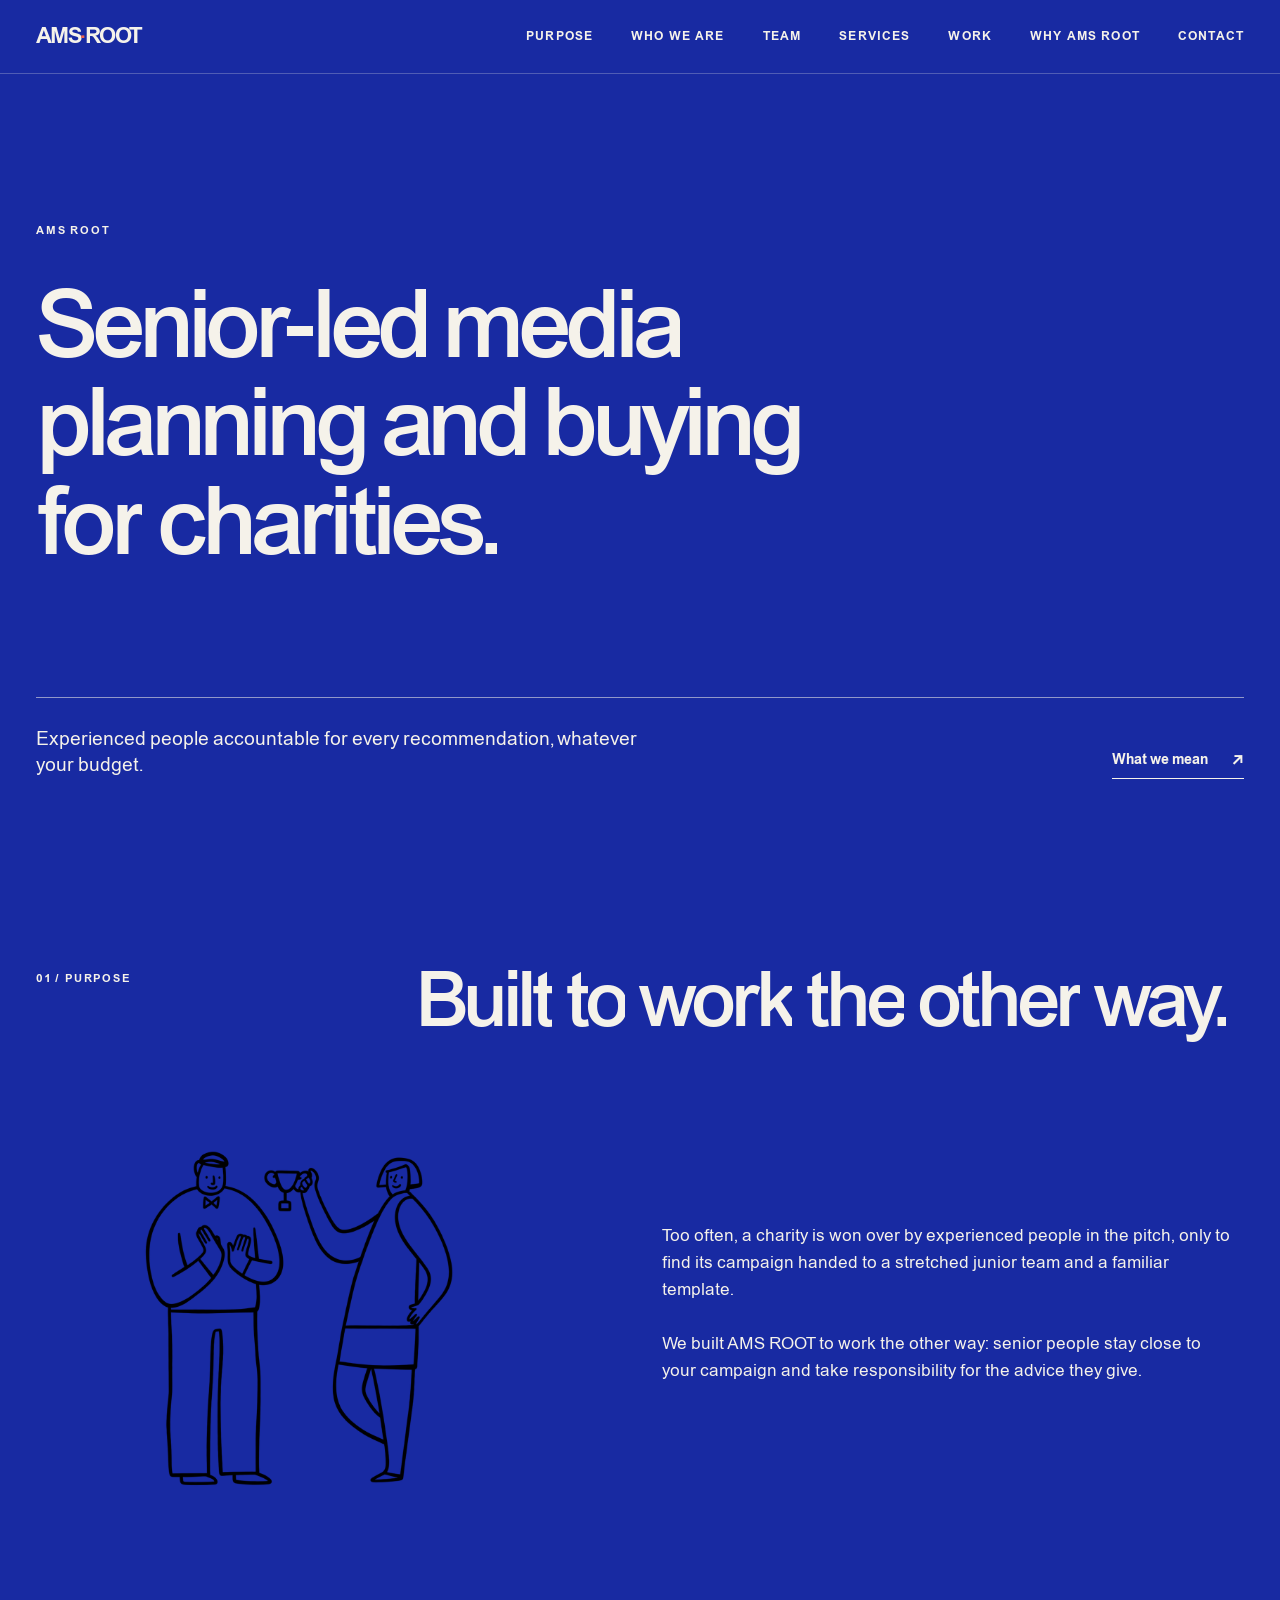
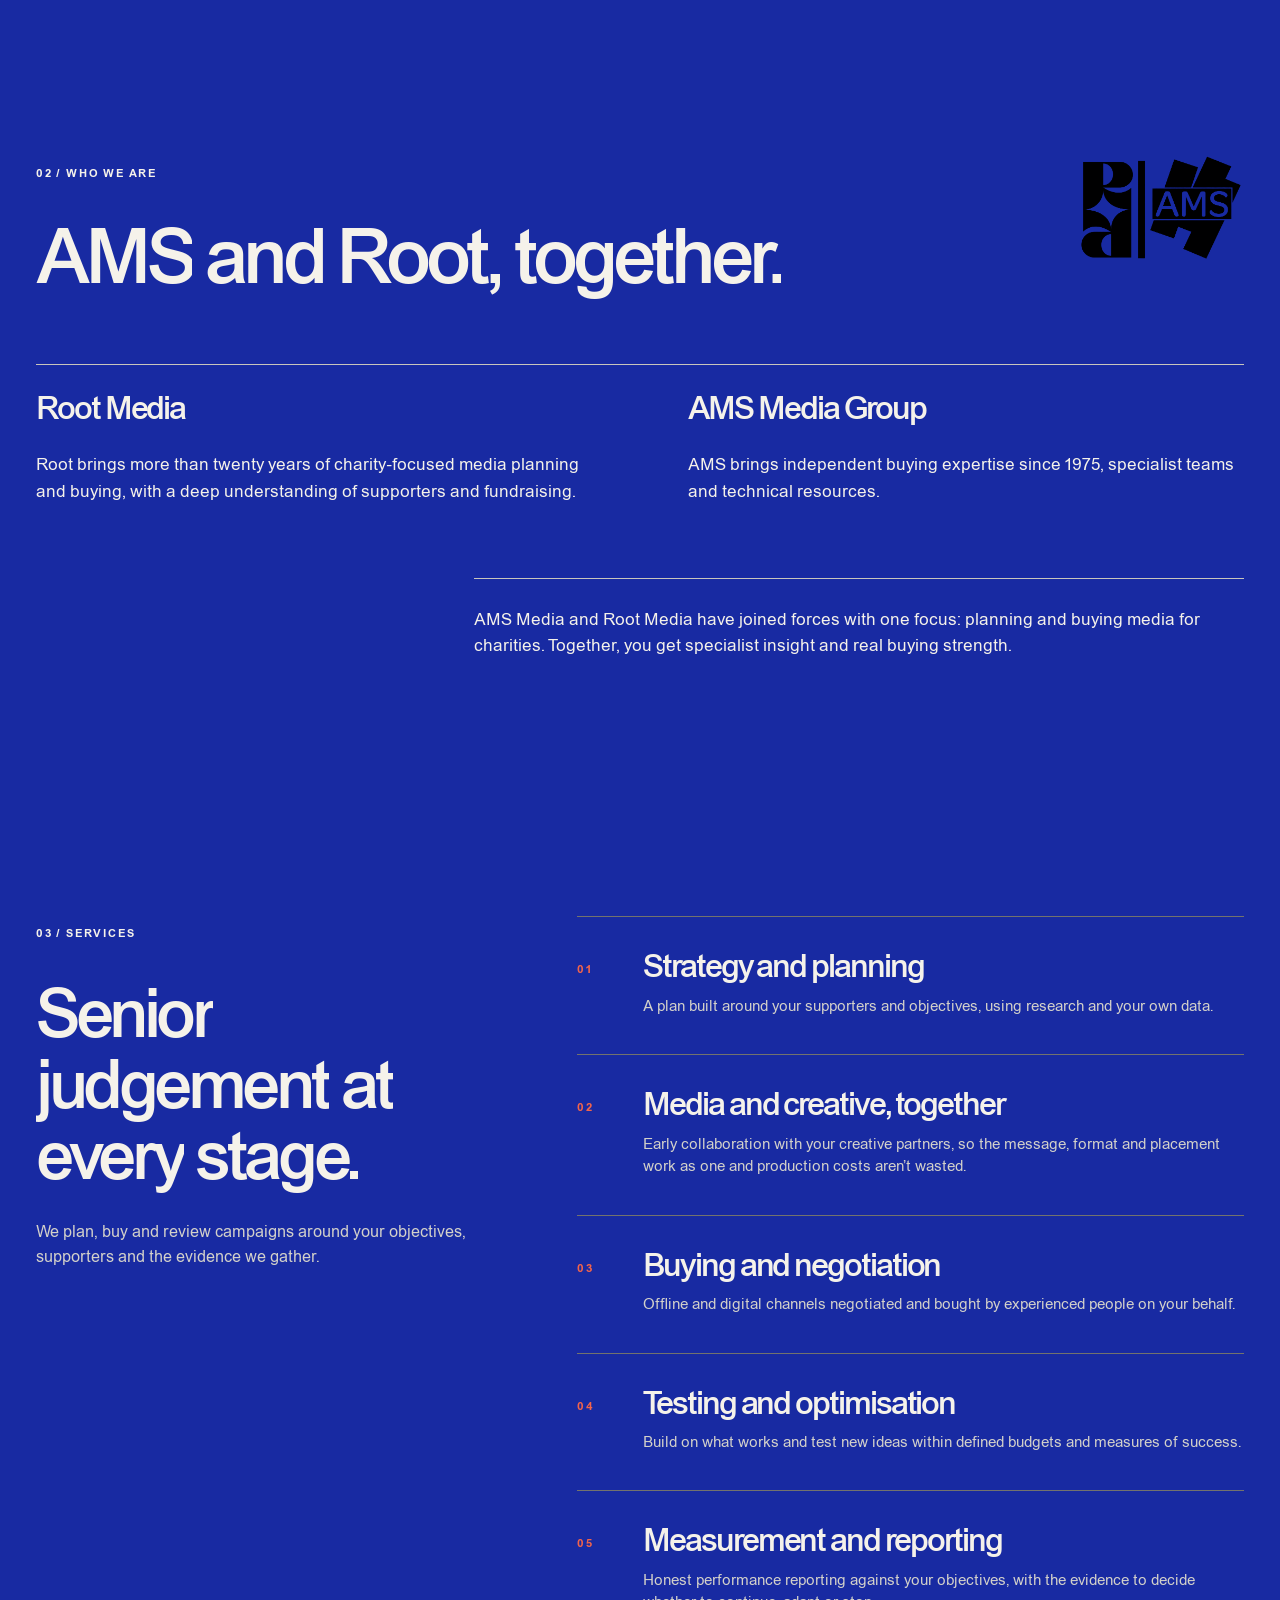
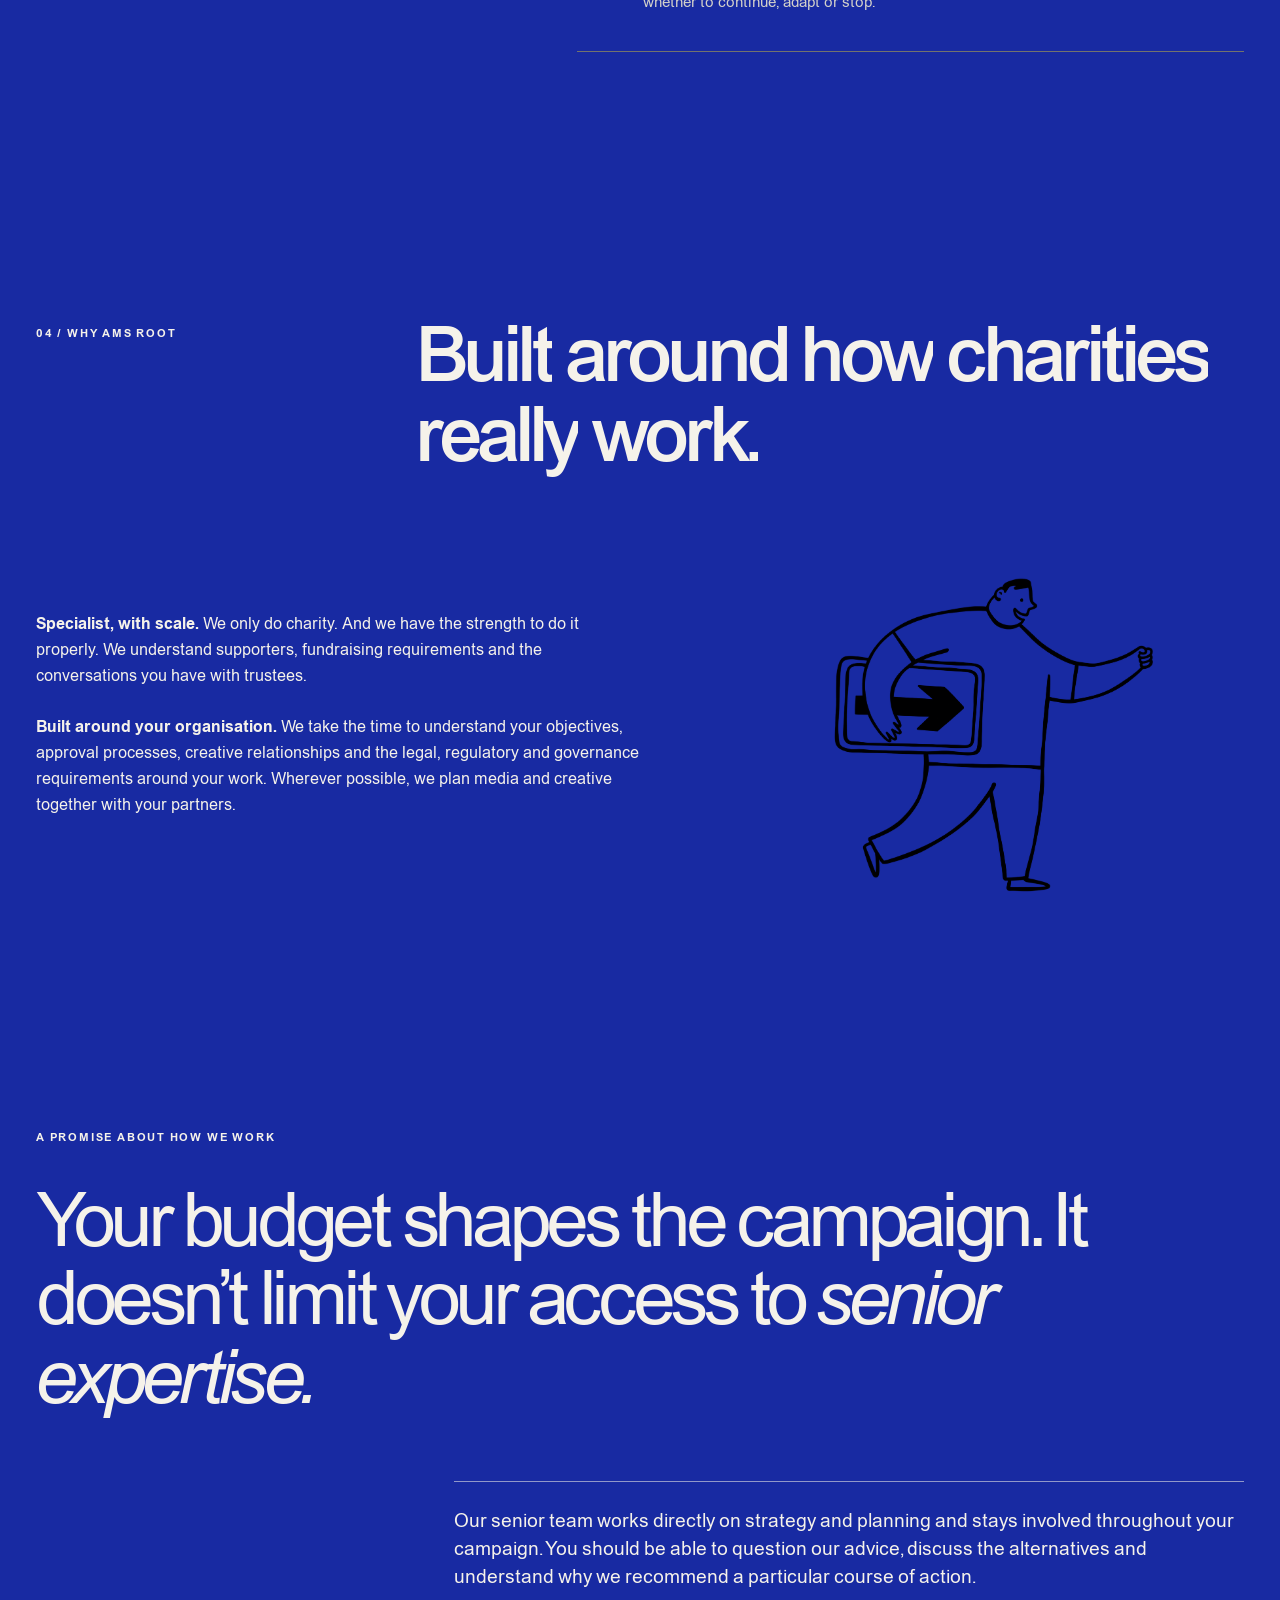
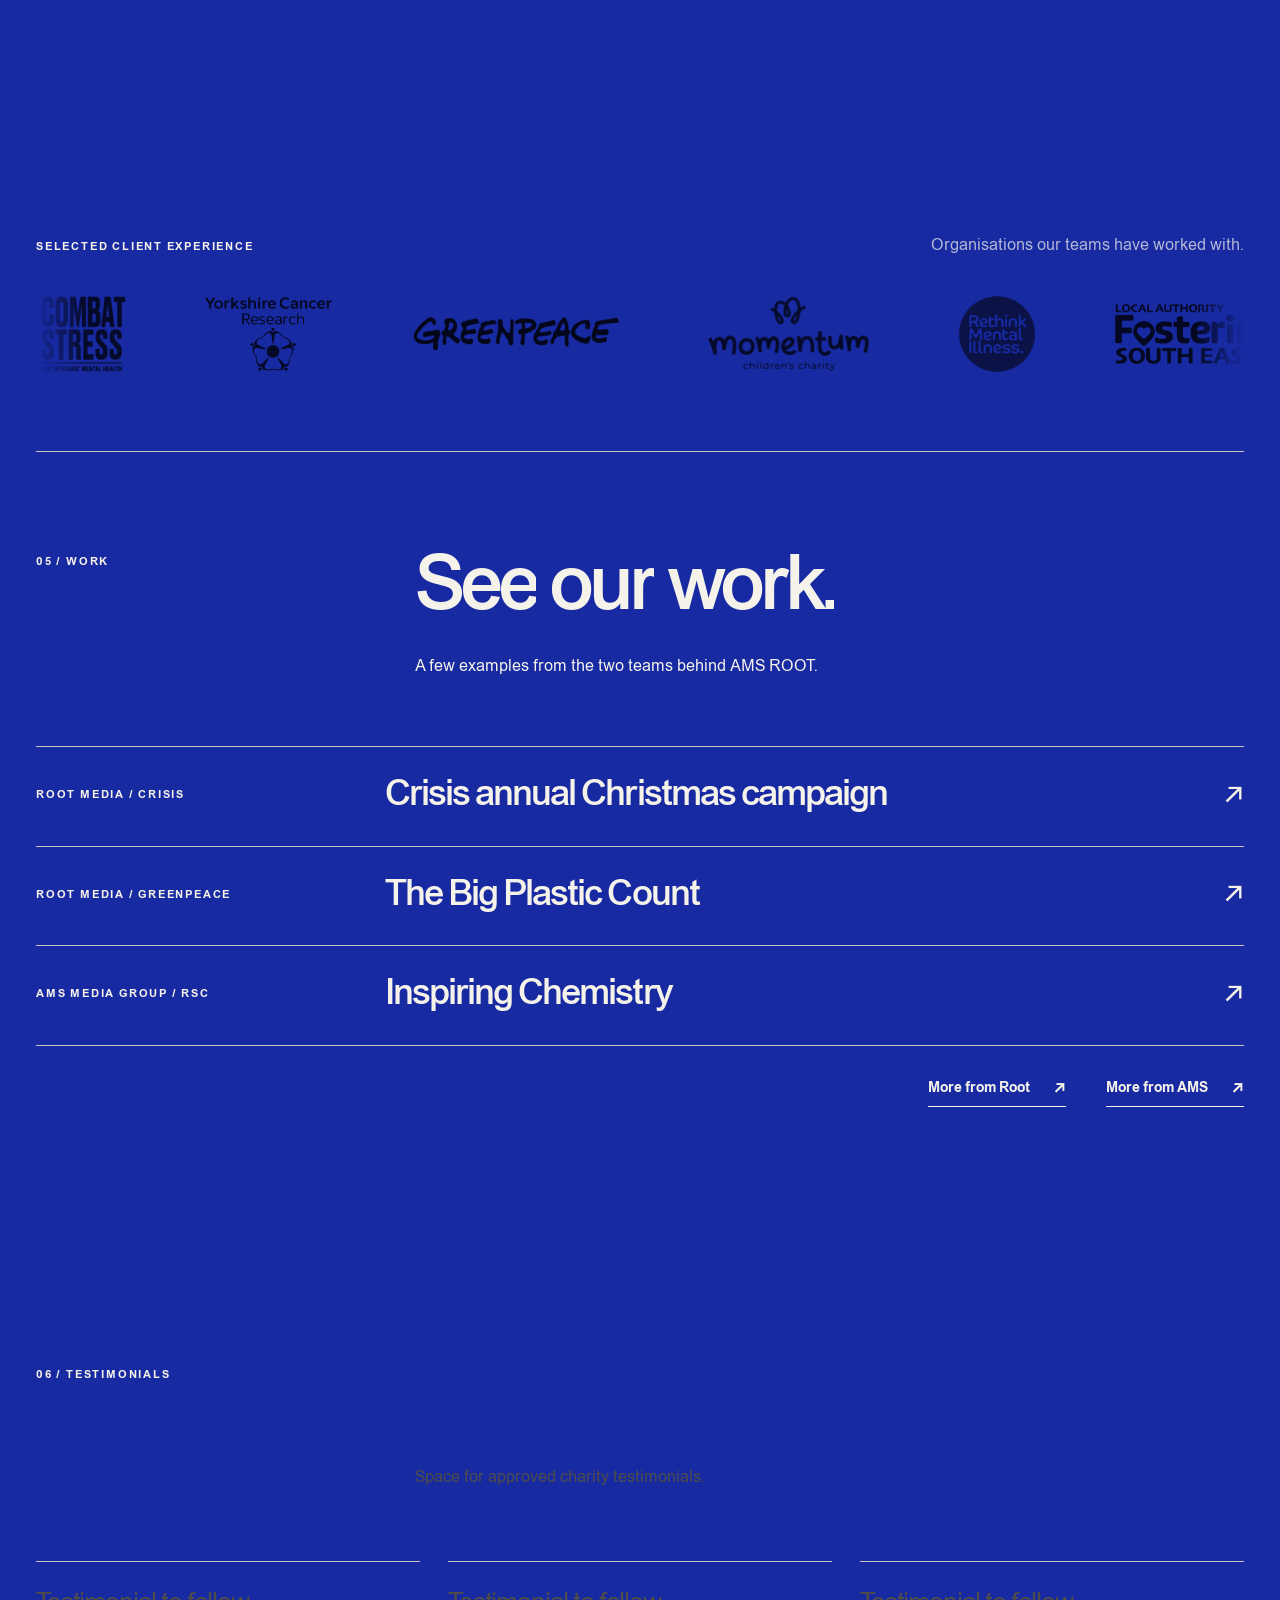
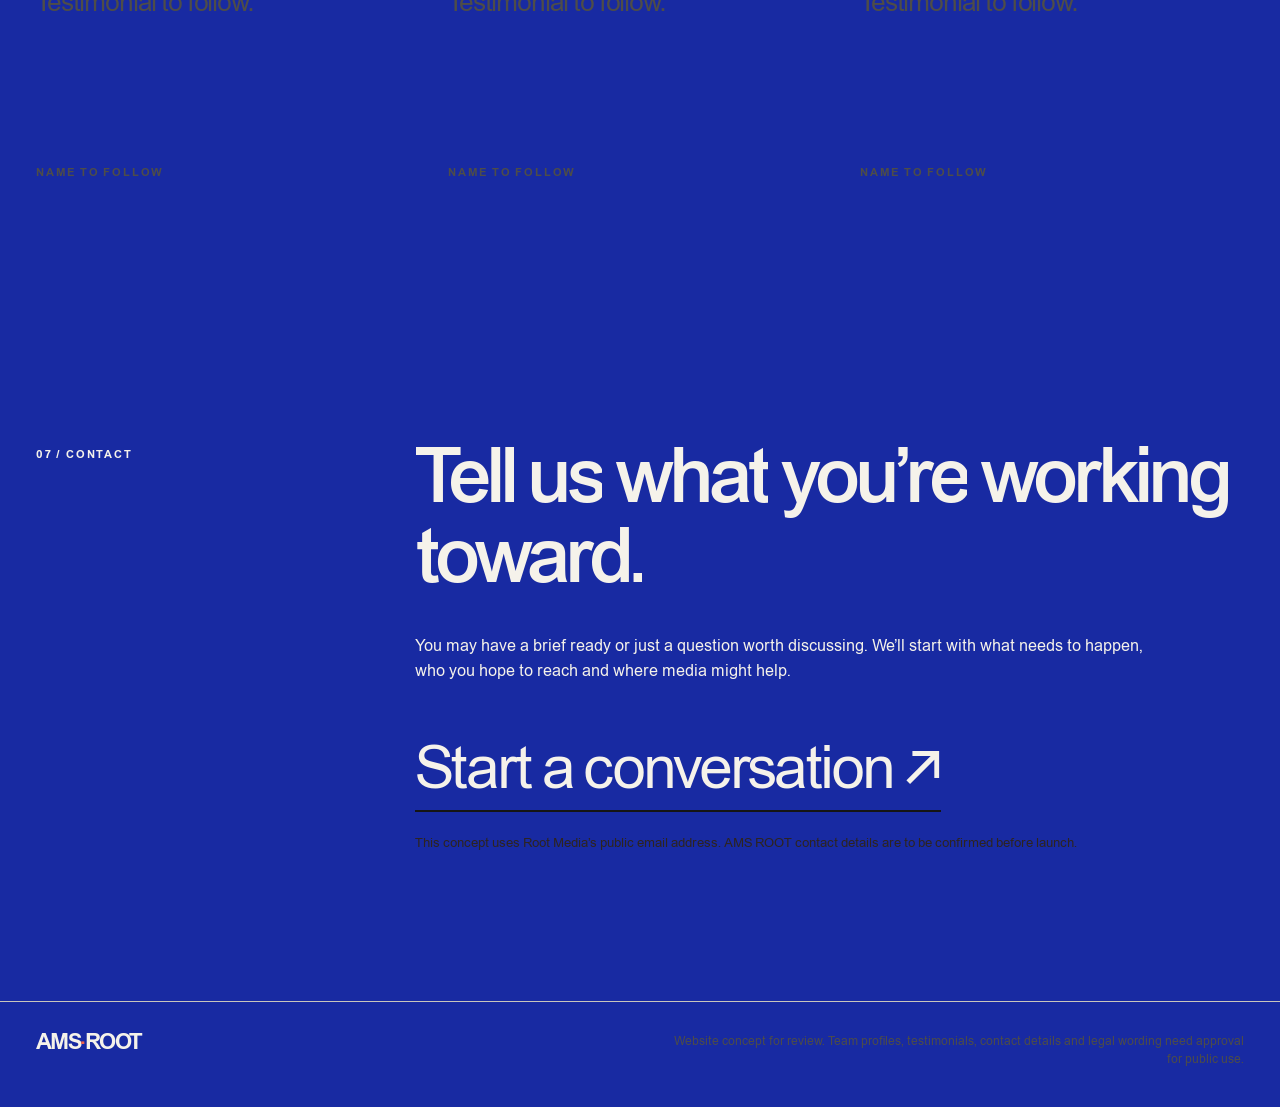
<file: index.html>
<!doctype html>
<html lang="en-GB">
<head>
  <meta charset="utf-8">
  <meta name="viewport" content="width=device-width, initial-scale=1">
  <meta name="robots" content="noindex, nofollow">
  <meta name="theme-color" content="#f5f2ea">
  <meta name="description" content="Senior-led media planning and buying for charities, with experienced people accountable for every recommendation, whatever your budget.">
  <title>AMS ROOT — Senior-led media planning and buying for charities</title>
  <style>
    @font-face { font-family: 'ABC Areal'; src: url('assets/fonts/ABCAreal-Regular.woff2') format('woff2'); font-weight: 400; font-style: normal; font-display: swap; }
    @font-face { font-family: 'ABC Areal'; src: url('assets/fonts/ABCAreal-Medium.woff2') format('woff2'); font-weight: 500; font-style: normal; font-display: swap; }
    @font-face { font-family: 'ABC Areal'; src: url('assets/fonts/ABCAreal-Bold.woff2') format('woff2'); font-weight: 700; font-style: normal; font-display: swap; }
    @font-face { font-family: 'ABC Areal'; src: url('assets/fonts/ABCAreal-RegularItalic.woff2') format('woff2'); font-weight: 400; font-style: italic; font-display: swap; }
    :root {
      --paper: #f5f2ea;
      --white: #fffefa;
      --ink: #151515;
      --muted: #4e4d49;
      --blue: #182aa2;
      --line: #c8c5bc;
      --max: 1440px;
    }
    * { box-sizing: border-box; }
    html { scroll-behavior: smooth; }
    body { margin: 0; background: var(--paper); color: var(--ink); font: 17px/1.5 'ABC Areal', Arial, Helvetica, sans-serif; }
    a { color: inherit; }
    button { font: inherit; cursor: pointer; }
    img { max-width: 100%; }
    h1, h2, h3, p, figure { margin: 0; }
    h1, h2, h3 { font-weight: 500; letter-spacing: -.065em; line-height: .98; }
    h1 { font-size: clamp(3.8rem, 7.4vw, 8rem); }
    h2 { font-size: clamp(3.3rem, 6vw, 6.8rem); }
    h3 { font-size: clamp(1.7rem, 2.5vw, 2.7rem); }
    .shell { width: min(calc(100% - 72px), var(--max)); margin: auto; }
    .kicker { font-size: .7rem; letter-spacing: .16em; line-height: 1.3; text-transform: uppercase; font-weight: 700; }
    .link { display: inline-flex; align-items: center; gap: 24px; border-bottom: 1px solid currentColor; padding: 0 0 7px; font-weight: 700; font-size: .86rem; text-decoration: none; }
    .link:hover { opacity: .64; }
    .arrow { font-size: 1.25em; line-height: 1; }
    :focus-visible { outline: 3px solid var(--blue); outline-offset: 4px; }
    section { scroll-margin-top: 72px; }

    .header { background: var(--paper); border-bottom: 1px solid var(--line); position: sticky; top: 0; z-index: 20; }
    .header-inner { min-height: 72px; display: flex; align-items: center; justify-content: space-between; gap: 30px; }
    .brand { font-size: 1.36rem; font-weight: 700; line-height: 1; letter-spacing: -.07em; text-decoration: none; white-space: nowrap; }
    .brand span { color: var(--blue); }
    .nav { display: flex; align-items: center; gap: 38px; }
    .nav a { text-decoration: none; text-transform: uppercase; font-size: .72rem; font-weight: 700; letter-spacing: .1em; }
    .nav a:hover { border-bottom: 1px solid currentColor; }
    .menu { display: none; border: 0; background: none; font-size: 1.6rem; padding: 5px; line-height: 1; }

    .hero { background: var(--blue); color: var(--paper); min-height: min(760px, calc(100svh - 72px)); display: flex; flex-direction: column; justify-content: space-between; }
    .hero-main { padding-top: clamp(72px, 10vw, 160px); padding-bottom: 80px; }
    .hero .kicker { margin-bottom: 39px; }
    .hero h1 { max-width: 1250px; }
    .hero-bottom { display: flex; align-items: end; justify-content: space-between; gap: 9%; border-top: 1px solid rgba(245,242,234,.55); padding: 28px 0 32px; }
    .hero-bottom p { font-size: clamp(1.05rem, 1.6vw, 1.45rem); max-width: 620px; line-height: 1.42; }
    .hero-bottom .link { white-space: nowrap; }

    .purpose { background: var(--paper); padding: 128px 0 100px; }
    .split { display: grid; grid-template-columns: .34fr 1fr; gap: 8%; }
    .section-label { padding-top: 10px; }
    .purpose h2 { max-width: 980px; }
    .prose { max-width: 790px; }
    .prose p { font-size: clamp(1.1rem, 1.48vw, 1.32rem); line-height: 1.55; margin-top: 32px; }
    .prose p:first-child { margin-top: 0; }
    .purpose-row { margin-top: 65px; display: grid; grid-template-columns: minmax(0, .9fr) minmax(0, 1fr); gap: clamp(50px, 8vw, 140px); align-items: center; }
    .purpose-art { width: min(100%, 490px); justify-self: center; }
    .purpose-art img { display: block; width: 100%; height: auto; }
    .purpose-copy { max-width: 570px; }
    .purpose-copy p { font-size: clamp(1.1rem, 1.5vw, 1.32rem); line-height: 1.55; }
    .purpose-copy p + p { margin-top: 28px; }

    .who { background: var(--white); padding: 122px 0 130px; }
    .who-head { display: grid; grid-template-columns: minmax(0, 1fr) auto; gap: 8%; align-items: end; margin-bottom: 66px; }
    .who h2 { margin: 37px 0 0; }
    .who-mark { width: clamp(112px, 13vw, 170px); align-self: end; margin-bottom: 7px; }
    .who-mark img { display: block; width: 100%; height: auto; }
    .who-grid { display: grid; grid-template-columns: 1fr 1fr; gap: 8%; border-top: 1px solid var(--line); }
    .who-grid article { padding-top: 28px; }
    .who-grid h3 { margin-bottom: 28px; }
    .who-grid p, .who-together { font-size: clamp(1.08rem, 1.5vw, 1.3rem); line-height: 1.55; max-width: 620px; }
    .who-together { margin: 72px 0 0 auto; padding-top: 28px; border-top: 1px solid var(--line); max-width: 770px; }

    .work { background: var(--ink); color: var(--paper); padding: 126px 0 139px; }
    .work-heading { display: grid; grid-template-columns: .34fr 1fr; gap: 8%; }
    .work h2 { max-width: 950px; }
    .work-heading .intro { max-width: 720px; font-size: 1.14rem; line-height: 1.5; margin-top: 28px; color: #d3d1ca; }
    .work-list { margin-top: 82px; border-top: 1px solid #73736d; }
    .work-item { display: grid; grid-template-columns: .34fr 1fr; gap: 8%; align-items: start; border-bottom: 1px solid #73736d; padding: 34px 0 37px; }
    .work-item .number { font-size: .7rem; letter-spacing: .16em; font-weight: 700; padding-top: 10px; }
    .work-item h3 { margin-bottom: 12px; }
    .work-item p { max-width: 660px; color: #d3d1ca; font-size: 1rem; }
    .work-note { margin-top: 22px; max-width: 700px; font-size: .82rem; color: #aba9a1; }

    .philosophy { background: var(--paper); padding: 125px 0 110px; }
    .philosophy h2 { max-width: 1000px; }
    .philosophy-grid { margin-top: 68px; display: grid; grid-template-columns: minmax(0, 1.1fr) minmax(0, .9fr); gap: clamp(50px, 8vw, 140px); align-items: center; }
    .philosophy-grid p { font-size: 1.14rem; line-height: 1.58; max-width: 620px; margin-bottom: 25px; }
    .philosophy-art { grid-column: 2; grid-row: 1; width: min(100%, 460px); justify-self: center; }
    .philosophy-art img { display: block; width: 100%; height: auto; }
    .philosophy-copy { grid-column: 1; grid-row: 1; }
    .belief { background: var(--blue); color: var(--paper); padding: 110px 0 120px; }
    .belief .kicker { margin-bottom: 37px; }
    .belief .statement { max-width: 1190px; font-size: clamp(3rem, 5.9vw, 6.6rem); line-height: 1.04; letter-spacing: -.07em; }
    .belief .statement span { font-family: 'ABC Areal', Arial, Helvetica, sans-serif; font-weight: 400; font-style: italic; letter-spacing: -.075em; }
    .belief .senior-promise { max-width: 790px; margin: 64px 0 0 auto; padding-top: 25px; border-top: 1px solid rgba(245,242,234,.55); font-size: clamp(1.15rem, 1.65vw, 1.55rem); line-height: 1.46; }

    .casework { background: var(--paper); padding: 122px 0 128px; }
    .casework-heading { display: grid; grid-template-columns: .34fr 1fr; gap: 8%; }
    .casework-heading p { max-width: 590px; margin-top: 30px; font-size: 1.14rem; line-height: 1.5; }
    .casework-list { margin-top: 68px; border-top: 1px solid var(--line); }
    .casework-link { display: grid; grid-template-columns: .34fr minmax(0, 1fr) auto; gap: 8%; align-items: center; padding: 28px 0 32px; border-bottom: 1px solid var(--line); text-decoration: none; }
    .casework-source { font-size: .7rem; font-weight: 700; letter-spacing: .16em; text-transform: uppercase; }
    .casework-title { font-size: clamp(1.65rem, 2.8vw, 3.15rem); font-weight: 500; line-height: 1.08; letter-spacing: -.055em; transition: transform .3s ease; }
    .casework-link:hover .casework-title { transform: translateX(8px); }
    .casework-arrow { font-size: clamp(1.35rem, 2.3vw, 2.4rem); line-height: 1; }
    .casework-more { display: flex; justify-content: flex-end; flex-wrap: wrap; gap: 24px 40px; margin-top: 32px; }

    .testimonials { background: var(--white); padding: 122px 0 130px; }
    .testimonial-heading { display: grid; grid-template-columns: .34fr 1fr; gap: 8%; }
    .testimonial-intro { max-width: 650px; margin-top: 28px; font-size: 1.14rem; line-height: 1.5; color: var(--muted); }
    .testimonial-list { display: grid; grid-template-columns: repeat(3, 1fr); gap: 28px; margin-top: 72px; }
    .testimonial-slot { min-height: 220px; padding-top: 26px; border-top: 1px solid var(--line); display: flex; flex-direction: column; justify-content: space-between; }
    .testimonial-slot p { font-size: clamp(1.4rem, 2vw, 2rem); line-height: 1.14; letter-spacing: -.045em; color: var(--muted); }
    .testimonial-slot span { font-size: .7rem; letter-spacing: .16em; text-transform: uppercase; font-weight: 700; color: var(--muted); }

    .contact { background: var(--paper); padding: 126px 0 148px; }
    .contact h2 { max-width: 960px; }
    .contact-grid { display: grid; grid-template-columns: .34fr 1fr; gap: 8%; }
    .contact-copy { margin-top: 36px; max-width: 750px; font-size: 1.15rem; line-height: 1.55; }
    .contact-email { display: inline-block; margin-top: 54px; padding-bottom: 9px; border-bottom: 2px solid var(--ink); font-size: clamp(2rem, 4.7vw, 5.2rem); letter-spacing: -.055em; line-height: 1.05; text-decoration: none; }
    .contact-email:hover { color: var(--blue); border-color: var(--blue); }
    .contact-note { display: block; font-size: .8rem; color: var(--muted); margin-top: 22px; }
    .footer { border-top: 1px solid var(--line); background: var(--paper); padding: 30px 0 38px; }
    .footer-inner { display: flex; justify-content: space-between; align-items: start; gap: 24px; }
    .footer p { max-width: 570px; text-align: right; font-size: .77rem; color: var(--muted); }

    @media(max-width: 900px) {
      .shell { width: min(calc(100% - 46px), var(--max)); }
      .nav { gap: 16px; }
      .hero { min-height: 0; }
      .hero-main { padding: 95px 0 100px; }
      .hero-bottom, .split, .work-heading, .casework-heading, .testimonial-heading, .contact-grid { grid-template-columns: 1fr; }
      .split, .work-heading, .casework-heading, .testimonial-heading, .contact-grid { gap: 27px; }
      .hero-bottom { display: grid; gap: 22px; }
      .purpose-row { gap: 45px; }
      .work-item { grid-template-columns: 50px 1fr; gap: 20px; }
      .philosophy-grid { gap: 35px; }
    }
    @media(max-width: 760px) {
      body { font-size: 16px; }
      .shell { width: min(calc(100% - 34px), var(--max)); }
      .header-inner { min-height: 64px; }
      .brand { font-size: 1.25rem; }
      .menu { display: block; }
      .nav { display: none; position: absolute; top: 64px; left: 0; right: 0; background: var(--paper); border-bottom: 1px solid var(--line); padding: 17px; flex-direction: column; align-items: stretch; gap: 0; }
      .nav.open { display: flex; }
      .nav a { padding: 14px 0; font-size: .85rem; }
      .hero-main { padding: 85px 0 95px; }
      .hero .kicker { margin-bottom: 25px; }
      .hero h1 { font-size: clamp(2.3rem, 9vw, 4.5rem); }
      .hero-bottom { padding: 25px 0 32px; }
      .hero-bottom p { font-size: 1.02rem; }
      .purpose, .who, .work, .philosophy, .casework, .testimonials, .contact { padding: 82px 0 88px; }
      .purpose h2, .who h2, .work h2, .philosophy h2, .casework h2, .testimonials h2, .contact h2 { font-size: clamp(3.2rem, 12vw, 4.8rem); }
      .who-head { grid-template-columns: 1fr auto; gap: 18px; margin-bottom: 44px; }
      .who h2 { margin: 28px 0 0; }
      .who-mark { width: clamp(82px, 20vw, 126px); margin-bottom: 4px; }
      .who-grid { grid-template-columns: 1fr; gap: 40px; }
      .who-grid h3 { margin-bottom: 16px; }
      .who-together { margin-top: 48px; }
      .purpose-row, .philosophy-grid { grid-template-columns: 1fr; gap: 26px; margin-top: 39px; }
      .purpose-copy p, .philosophy-grid p { font-size: 1.03rem; }
      .purpose-art { width: min(100%, 340px); }
      .philosophy-art { grid-column: 1; grid-row: 2; width: min(100%, 350px); }
      .philosophy-copy { grid-column: 1; grid-row: 1; }
      .work-list { margin-top: 51px; }
      .work-item { grid-template-columns: 1fr; gap: 7px; padding: 26px 0 30px; }
      .work-item .number { grid-column: 1/-1; padding: 0 0 10px; }
      .work-item h3 { font-size: 1.9rem; }
      .philosophy-art { margin-top: 12px; }
      .belief { padding: 85px 0 94px; }
      .belief .statement { font-size: clamp(2.9rem, 11vw, 4.7rem); }
      .belief .senior-promise { margin-top: 44px; padding-top: 22px; }
      .casework-heading p { margin-top: 0; font-size: 1.03rem; }
      .casework-list { margin-top: 46px; }
      .casework-link { grid-template-columns: minmax(0, 1fr) auto; gap: 12px; padding: 25px 0 28px; }
      .casework-source { grid-column: 1 / -1; }
      .casework-title { font-size: clamp(1.55rem, 7vw, 2.25rem); }
      .casework-more { justify-content: flex-start; margin-top: 30px; }
      .testimonial-list { grid-template-columns: 1fr; gap: 35px; margin-top: 50px; }
      .testimonial-slot { min-height: 150px; }
      .contact-email { font-size: clamp(2rem, 9vw, 3.5rem); margin-top: 40px; }
      .footer-inner { flex-direction: column; }
      .footer p { text-align: left; }
    }
    @media(prefers-reduced-motion: reduce) { html { scroll-behavior: auto; } }
  </style>
  <link rel="stylesheet" href="assets/site-effects.css">
</head>
<body data-theme="blue">
  <header class="header"><div class="shell header-inner">
    <a class="brand" href="#top" aria-label="AMS ROOT, back to top">AMS<span>·</span>ROOT</a>
    <button class="menu" type="button" aria-controls="nav" aria-expanded="false" aria-label="Open navigation">☰</button>
    <nav class="nav" id="nav" aria-label="Main navigation"><a href="#purpose">Purpose</a><a href="#who">Who we are</a><a href="team.html">Team</a><a href="#work">Services</a><a href="#casework">Work</a><a href="#philosophy">Why AMS ROOT</a><a href="#contact">Contact</a></nav>
  </div></header>

  <main id="top">
    <section class="hero" data-scroll-theme="blue" aria-labelledby="hero-title">
      <div class="shell hero-main"><div class="kicker">AMS ROOT</div><h1 id="hero-title">Senior-led media<br>planning and buying<br>for charities.</h1></div>
      <div class="shell hero-bottom"><p>Experienced people accountable for every recommendation, whatever your budget.</p><a class="link" href="#purpose">What we mean <span class="arrow" aria-hidden="true">↗</span></a></div>
    </section>

    <section class="purpose" id="purpose" data-scroll-theme="paper"><div class="shell">
      <div class="split"><div class="section-label kicker">01 / Purpose</div><h2>Built to work the other way.</h2></div>
      <div class="purpose-row"><figure class="purpose-art"><img src="assets/illustration-trophy-transparent.png" alt="Line illustration of two people celebrating with a trophy" loading="lazy"></figure><div class="purpose-copy">
        <p>Too often, a charity is won over by experienced people in the pitch, only to find its campaign handed to a stretched junior team and a familiar template.</p>
        <p>We built AMS ROOT to work the other way: senior people stay close to your campaign and take responsibility for the advice they give.</p>
      </div></div>
    </div></section>

    <section class="who" id="who" data-scroll-theme="white"><div class="shell">
      <div class="who-head"><div><div class="kicker">02 / Who we are</div><h2>AMS and Root, together.</h2></div><div class="who-mark"><img src="assets/ams-root-merge-transparent.png" alt="Root and AMS combined mark" loading="lazy"></div></div>
      <div class="who-grid">
        <article><h3>Root Media</h3><p>Root brings more than twenty years of charity-focused media planning and buying, with a deep understanding of supporters and fundraising.</p></article>
        <article><h3>AMS Media Group</h3><p>AMS brings independent buying expertise since 1975, specialist teams and technical resources.</p></article>
      </div>
      <p class="who-together">AMS Media and Root Media have joined forces with one focus: planning and buying media for charities. Together, you get specialist insight and real buying strength.</p>
    </div></section>

    <section class="work" id="work" data-scroll-theme="ink"><div class="shell">
      <div class="work-heading"><div class="section-label kicker">03 / Services</div><div><h2>Senior judgement at every stage.</h2><p class="intro">We plan, buy and review campaigns around your objectives, supporters and the evidence we gather.</p></div></div>
      <div class="work-list">
        <article class="work-item"><span class="number">01</span><span><h3>Strategy and planning</h3><p>A plan built around your supporters and objectives, using research and your own data.</p></span></article>
        <article class="work-item"><span class="number">02</span><span><h3>Media and creative, together</h3><p>Early collaboration with your creative partners, so the message, format and placement work as one and production costs aren’t wasted.</p></span></article>
        <article class="work-item"><span class="number">03</span><span><h3>Buying and negotiation</h3><p>Offline and digital channels negotiated and bought by experienced people on your behalf.</p></span></article>
        <article class="work-item"><span class="number">04</span><span><h3>Testing and optimisation</h3><p>Build on what works and test new ideas within defined budgets and measures of success.</p></span></article>
        <article class="work-item"><span class="number">05</span><span><h3>Measurement and reporting</h3><p>Honest performance reporting against your objectives, with the evidence to decide whether to continue, adapt or stop.</p></span></article>
      </div>
    </div></section>

    <section class="philosophy" id="philosophy" data-scroll-theme="paper"><div class="shell">
      <div class="split"><div class="section-label kicker">04 / Why AMS ROOT</div><h2>Built around how charities really work.</h2></div>
      <div class="philosophy-grid"><div class="philosophy-copy">
        <p><strong>Specialist, with scale.</strong> We only do charity. And we have the strength to do it properly. We understand supporters, fundraising requirements and the conversations you have with trustees.</p>
        <p><strong>Built around your organisation.</strong> We take the time to understand your objectives, approval processes, creative relationships and the legal, regulatory and governance requirements around your work. Wherever possible, we plan media and creative together with your partners.</p>
      </div><figure class="philosophy-art"><img src="assets/illustration-direction-transparent.png" alt="Line illustration of a person carrying a directional sign" loading="lazy"></figure></div>
    </div></section>

    <section class="belief" data-scroll-theme="blue"><div class="shell"><div class="kicker">A promise about how we work</div><p class="statement">Your budget shapes the campaign. It doesn’t limit your access to <span>senior expertise.</span></p><p class="senior-promise">Our senior team works directly on strategy and planning and stays involved throughout your campaign. You should be able to question our advice, discuss the alternatives and understand why we recommend a particular course of action.</p></div></section>

    <section class="casework" id="casework" data-scroll-theme="paper"><div class="shell">
      <div class="client-feature" aria-label="Selected client experience">
        <div class="client-feature-head"><span class="kicker">Selected client experience</span><p>Organisations our teams have worked with.</p></div>
        <svg class="client-filter" width="0" height="0" aria-hidden="true" focusable="false"><defs><filter id="client-ink" color-interpolation-filters="sRGB"><feColorMatrix type="matrix" values="0 0 0 0 0  0 0 0 0 0  0 0 0 0 0  -.3333 -.3333 -.3333 0 1"/><feComponentTransfer><feFuncA type="linear" slope="1.3" intercept="-.12"/></feComponentTransfer></filter></defs></svg>
        <div class="client-ticker"><div class="client-ticker-track"><div class="client-ticker-group" role="list"><span class="client-logo" style="--logo-width:95px" role="listitem"><svg viewBox="166 118 215 193" role="img" aria-label="Combat Stress"><image href="assets/client-logo-sheet.png" width="2406" height="1036" filter="url(#client-ink)"/></svg></span><span class="client-logo" style="--logo-width:145px" role="listitem"><svg viewBox="568 151 267 165" role="img" aria-label="Yorkshire Cancer Research"><image href="assets/client-logo-sheet.png" width="2406" height="1036" filter="url(#client-ink)"/></svg></span><span class="client-logo" style="--logo-width:220px" role="listitem"><svg viewBox="1015 180 360 79" role="img" aria-label="Greenpeace"><image href="assets/client-logo-sheet.png" width="2406" height="1036" filter="url(#client-ink)"/></svg></span><span class="client-logo" style="--logo-width:195px" role="listitem"><svg viewBox="1524 109 348 173" role="img" aria-label="Momentum Children’s Charity"><image href="assets/client-logo-sheet.png" width="2406" height="1036" filter="url(#client-ink)"/></svg></span><span class="client-logo" style="--logo-width:92px" role="listitem"><svg viewBox="2041 94 206 206" role="img" aria-label="Rethink Mental Illness"><image href="assets/client-logo-sheet.png" width="2406" height="1036" filter="url(#client-ink)"/></svg></span><span class="client-logo" style="--logo-width:180px" role="listitem"><svg viewBox="138 444 297 123" role="img" aria-label="Local Authority Fostering South East"><image href="assets/client-logo-sheet.png" width="2406" height="1036" filter="url(#client-ink)"/></svg></span><span class="client-logo" style="--logo-width:155px" role="listitem"><svg viewBox="529 411 338 210" role="img" aria-label="Internet Watch Foundation"><image href="assets/client-logo-sheet.png" width="2406" height="1036" filter="url(#client-ink)"/></svg></span><span class="client-logo" style="--logo-width:155px" role="listitem"><svg viewBox="1035 411 320 203" role="img" aria-label="Mencap"><image href="assets/client-logo-sheet.png" width="2406" height="1036" filter="url(#client-ink)"/></svg></span><span class="client-logo" style="--logo-width:195px" role="listitem"><svg viewBox="1515 435 351 165" role="img" aria-label="World Land Trust"><image href="assets/client-logo-sheet.png" width="2406" height="1036" filter="url(#client-ink)"/></svg></span><span class="client-logo" style="--logo-width:115px" role="listitem"><svg viewBox="2026 420 236 194" role="img" aria-label="ACAMH"><image href="assets/client-logo-sheet.png" width="2406" height="1036" filter="url(#client-ink)"/></svg></span><span class="client-logo" style="--logo-width:200px" role="listitem"><svg viewBox="110 738 366 143" role="img" aria-label="Social Bite"><image href="assets/client-logo-sheet.png" width="2406" height="1036" filter="url(#client-ink)"/></svg></span><span class="client-logo" style="--logo-width:220px" role="listitem"><svg viewBox="561 767 401 102" role="img" aria-label="Alder Hey Children’s Charity"><image href="assets/client-logo-sheet.png" width="2406" height="1036" filter="url(#client-ink)"/></svg></span><span class="client-logo" style="--logo-width:95px" role="listitem"><svg viewBox="1109 696 214 219" role="img" aria-label="Crisis"><image href="assets/client-logo-sheet.png" width="2406" height="1036" filter="url(#client-ink)"/></svg></span><span class="client-logo" style="--logo-width:205px" role="listitem"><svg viewBox="1535 724 349 140" role="img" aria-label="Amnesty International"><image href="assets/client-logo-sheet.png" width="2406" height="1036" filter="url(#client-ink)"/></svg></span><span class="client-logo" style="--logo-width:195px" role="listitem"><svg viewBox="1979 717 333 153" role="img" aria-label="Mind"><image href="assets/client-logo-sheet.png" width="2406" height="1036" filter="url(#client-ink)"/></svg></span></div><div class="client-ticker-group" aria-hidden="true"><span class="client-logo" style="--logo-width:95px" role="listitem"><svg viewBox="166 118 215 193" role="img" aria-label="Combat Stress"><image href="assets/client-logo-sheet.png" width="2406" height="1036" filter="url(#client-ink)"/></svg></span><span class="client-logo" style="--logo-width:145px" role="listitem"><svg viewBox="568 151 267 165" role="img" aria-label="Yorkshire Cancer Research"><image href="assets/client-logo-sheet.png" width="2406" height="1036" filter="url(#client-ink)"/></svg></span><span class="client-logo" style="--logo-width:220px" role="listitem"><svg viewBox="1015 180 360 79" role="img" aria-label="Greenpeace"><image href="assets/client-logo-sheet.png" width="2406" height="1036" filter="url(#client-ink)"/></svg></span><span class="client-logo" style="--logo-width:195px" role="listitem"><svg viewBox="1524 109 348 173" role="img" aria-label="Momentum Children’s Charity"><image href="assets/client-logo-sheet.png" width="2406" height="1036" filter="url(#client-ink)"/></svg></span><span class="client-logo" style="--logo-width:92px" role="listitem"><svg viewBox="2041 94 206 206" role="img" aria-label="Rethink Mental Illness"><image href="assets/client-logo-sheet.png" width="2406" height="1036" filter="url(#client-ink)"/></svg></span><span class="client-logo" style="--logo-width:180px" role="listitem"><svg viewBox="138 444 297 123" role="img" aria-label="Local Authority Fostering South East"><image href="assets/client-logo-sheet.png" width="2406" height="1036" filter="url(#client-ink)"/></svg></span><span class="client-logo" style="--logo-width:155px" role="listitem"><svg viewBox="529 411 338 210" role="img" aria-label="Internet Watch Foundation"><image href="assets/client-logo-sheet.png" width="2406" height="1036" filter="url(#client-ink)"/></svg></span><span class="client-logo" style="--logo-width:155px" role="listitem"><svg viewBox="1035 411 320 203" role="img" aria-label="Mencap"><image href="assets/client-logo-sheet.png" width="2406" height="1036" filter="url(#client-ink)"/></svg></span><span class="client-logo" style="--logo-width:195px" role="listitem"><svg viewBox="1515 435 351 165" role="img" aria-label="World Land Trust"><image href="assets/client-logo-sheet.png" width="2406" height="1036" filter="url(#client-ink)"/></svg></span><span class="client-logo" style="--logo-width:115px" role="listitem"><svg viewBox="2026 420 236 194" role="img" aria-label="ACAMH"><image href="assets/client-logo-sheet.png" width="2406" height="1036" filter="url(#client-ink)"/></svg></span><span class="client-logo" style="--logo-width:200px" role="listitem"><svg viewBox="110 738 366 143" role="img" aria-label="Social Bite"><image href="assets/client-logo-sheet.png" width="2406" height="1036" filter="url(#client-ink)"/></svg></span><span class="client-logo" style="--logo-width:220px" role="listitem"><svg viewBox="561 767 401 102" role="img" aria-label="Alder Hey Children’s Charity"><image href="assets/client-logo-sheet.png" width="2406" height="1036" filter="url(#client-ink)"/></svg></span><span class="client-logo" style="--logo-width:95px" role="listitem"><svg viewBox="1109 696 214 219" role="img" aria-label="Crisis"><image href="assets/client-logo-sheet.png" width="2406" height="1036" filter="url(#client-ink)"/></svg></span><span class="client-logo" style="--logo-width:205px" role="listitem"><svg viewBox="1535 724 349 140" role="img" aria-label="Amnesty International"><image href="assets/client-logo-sheet.png" width="2406" height="1036" filter="url(#client-ink)"/></svg></span><span class="client-logo" style="--logo-width:195px" role="listitem"><svg viewBox="1979 717 333 153" role="img" aria-label="Mind"><image href="assets/client-logo-sheet.png" width="2406" height="1036" filter="url(#client-ink)"/></svg></span></div></div></div>
      </div>
      <div class="casework-heading"><div class="section-label kicker">05 / Work</div><div><h2>See our work.</h2><p>A few examples from the two teams behind AMS ROOT.</p></div></div>
      <div class="casework-list">
        <a class="casework-link" href="https://www.rootmedia.co.uk/work/annual-christmas-campaign" target="_blank" rel="noopener noreferrer" aria-label="Crisis annual Christmas campaign case study on Root Media, opens in a new tab"><span class="casework-source">Root Media / Crisis</span><span class="casework-title">Crisis annual Christmas campaign</span><span class="casework-arrow" aria-hidden="true">↗</span></a>
        <a class="casework-link" href="https://www.rootmedia.co.uk/work/the-big-plastic-count" target="_blank" rel="noopener noreferrer" aria-label="The Big Plastic Count case study on Root Media, opens in a new tab"><span class="casework-source">Root Media / Greenpeace</span><span class="casework-title">The Big Plastic Count</span><span class="casework-arrow" aria-hidden="true">↗</span></a>
        <a class="casework-link" href="https://www.amsgroup.co.uk/case-studies/royal-society-of-chemistry" target="_blank" rel="noopener noreferrer" aria-label="Royal Society of Chemistry case study on AMS Media Group, opens in a new tab"><span class="casework-source">AMS Media Group / RSC</span><span class="casework-title">Inspiring Chemistry</span><span class="casework-arrow" aria-hidden="true">↗</span></a>
      </div>
      <div class="casework-more"><a class="link" href="https://www.rootmedia.co.uk/case-studies" target="_blank" rel="noopener noreferrer">More from Root <span class="arrow" aria-hidden="true">↗</span></a><a class="link" href="https://www.amsgroup.co.uk/our-work" target="_blank" rel="noopener noreferrer">More from AMS <span class="arrow" aria-hidden="true">↗</span></a></div>
    </div></section>

    <section class="testimonials" id="testimonials" data-scroll-theme="white"><div class="shell">
      <div class="testimonial-heading"><div class="section-label kicker">06 / Testimonials</div><div><h2>In their words.</h2><p class="testimonial-intro">Space for approved charity testimonials.</p></div></div>
      <div class="testimonial-list" aria-label="Testimonial placeholders">
        <div class="testimonial-slot"><p>Testimonial to follow.</p><span>Name to follow</span></div>
        <div class="testimonial-slot"><p>Testimonial to follow.</p><span>Name to follow</span></div>
        <div class="testimonial-slot"><p>Testimonial to follow.</p><span>Name to follow</span></div>
      </div>
    </div></section>

    <section class="contact" id="contact" data-scroll-theme="vermilion"><div class="shell contact-grid"><div class="section-label kicker">07 / Contact</div><div><h2>Tell us what you’re working toward.</h2><p class="contact-copy">You may have a brief ready or just a question worth discussing. We’ll start with what needs to happen, who you hope to reach and where media might help.</p><a class="contact-email" href="mailto:hello@rootmedia.co.uk?subject=AMS%20ROOT%20enquiry">Start a conversation ↗</a><span class="contact-note">This concept uses Root Media’s public email address. AMS ROOT contact details are to be confirmed before launch.</span></div></div></section>
  </main>

  <footer class="footer" data-scroll-theme="paper"><div class="shell footer-inner"><a class="brand" href="#top">AMS<span>·</span>ROOT</a><p>Website concept for review. Team profiles, testimonials, contact details and legal wording need approval for public use.</p></div></footer>
  <script>
    const menu = document.querySelector('.menu');
    const nav = document.querySelector('.nav');
    menu.addEventListener('click', () => {
      const open = nav.classList.toggle('open');
      menu.setAttribute('aria-expanded', String(open));
      menu.setAttribute('aria-label', open ? 'Close navigation' : 'Open navigation');
    });
    nav.querySelectorAll('a').forEach(a => a.addEventListener('click', () => {
      nav.classList.remove('open');
      menu.setAttribute('aria-expanded', 'false');
      menu.setAttribute('aria-label', 'Open navigation');
    }));
  </script>
  <script src="assets/site-effects.js" defer></script>
</body>
</html>
</file>
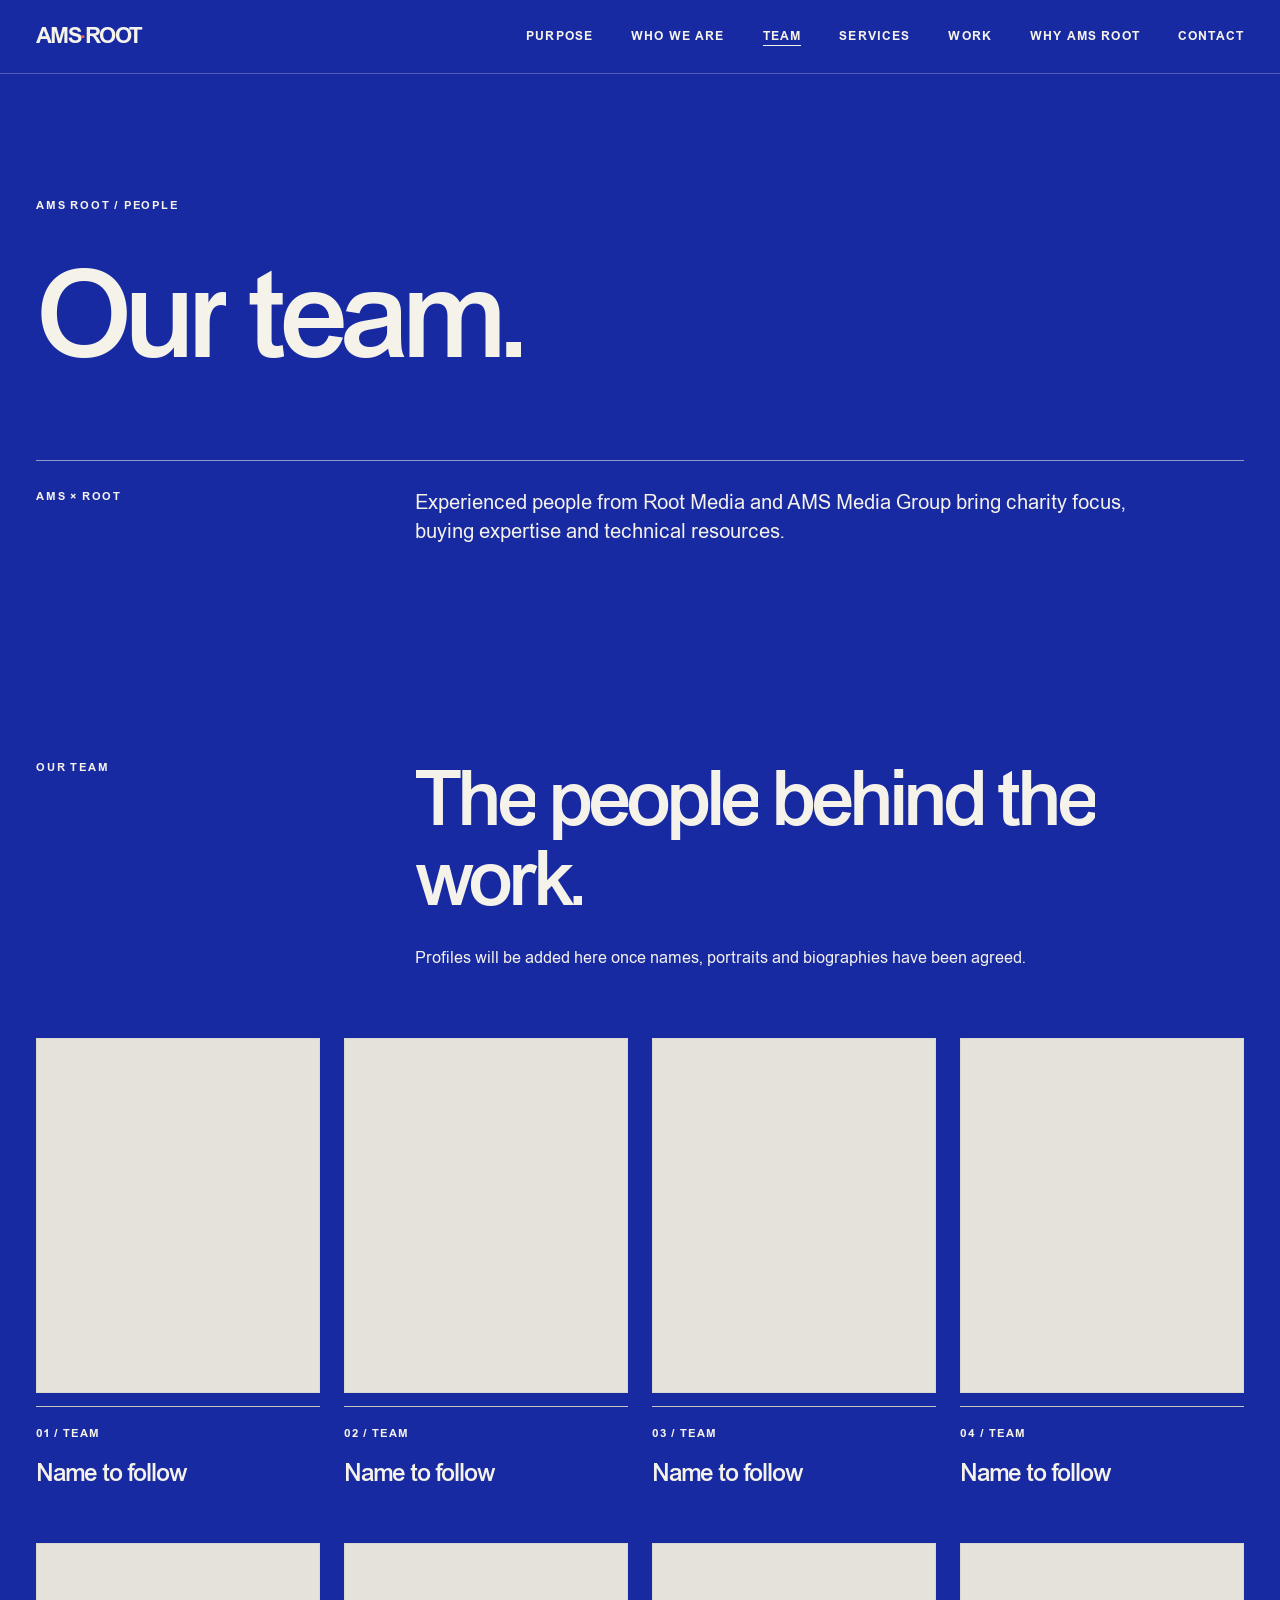
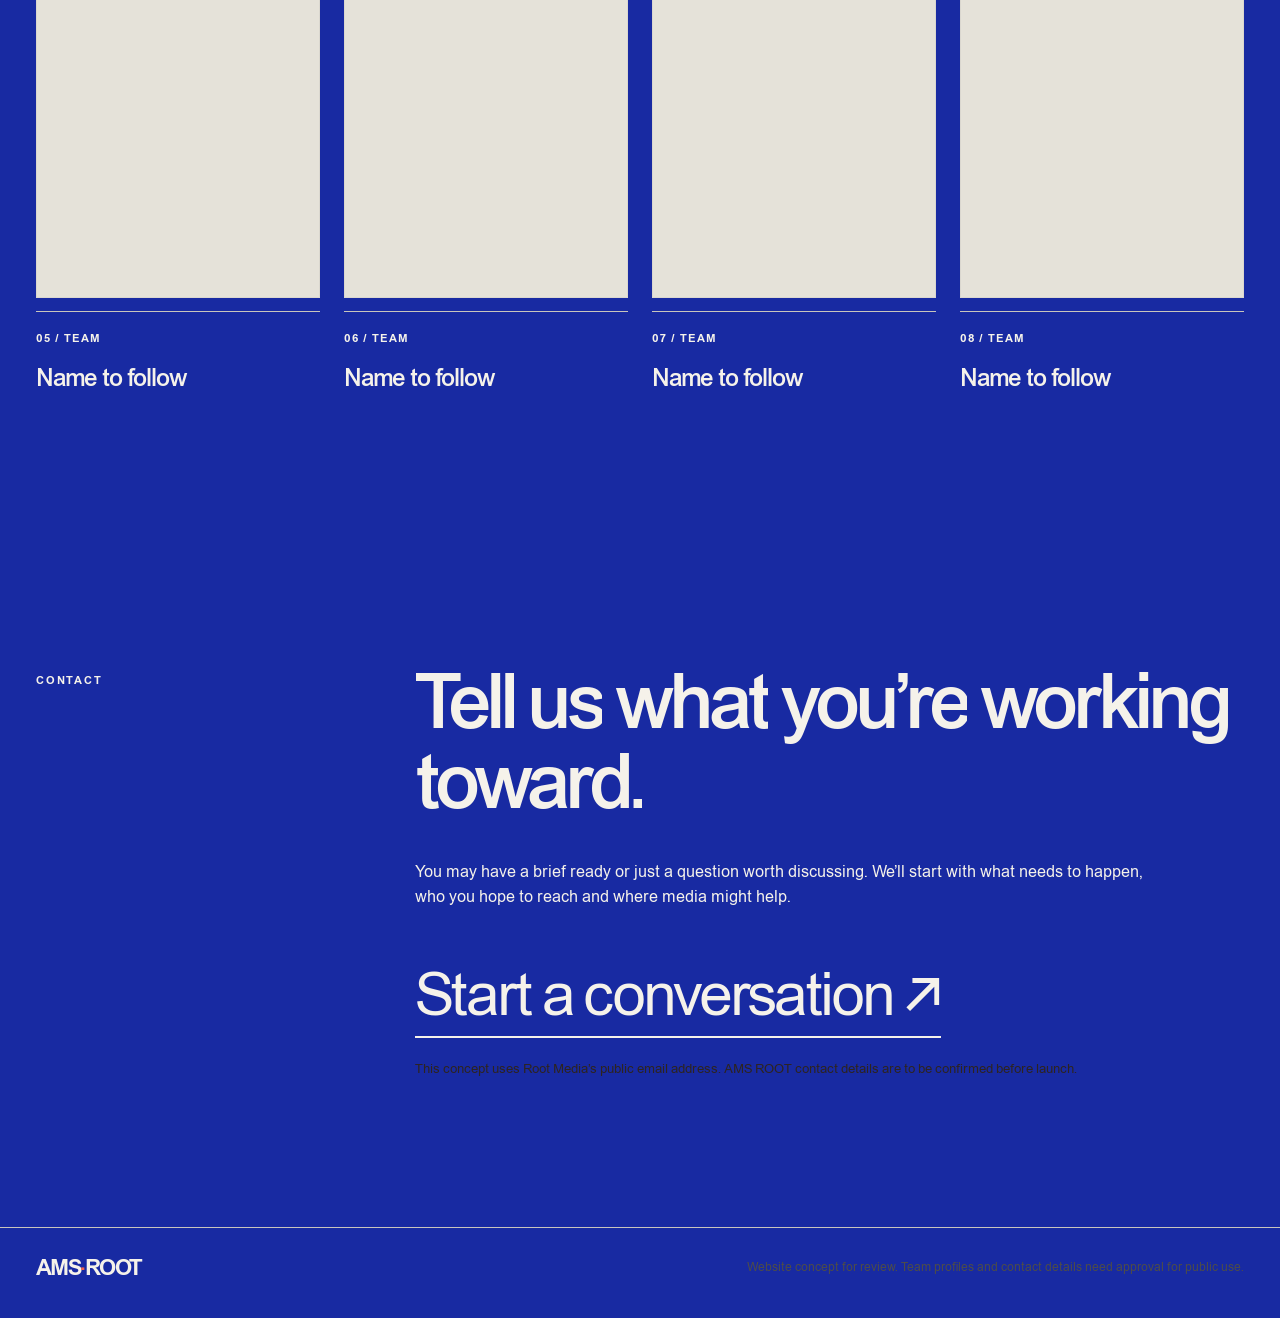
<file: team.html>
<!doctype html>
<html lang="en-GB">
<head>
  <meta charset="utf-8">
  <meta name="viewport" content="width=device-width, initial-scale=1">
  <meta name="robots" content="noindex, nofollow">
  <meta name="theme-color" content="#f5f2ea">
  <meta name="description" content="Meet the senior team behind AMS ROOT’s media planning and buying for charities.">
  <title>Our team — AMS ROOT</title>
  <style>
    @font-face { font-family:'ABC Areal'; src:url('assets/fonts/ABCAreal-Regular.woff2') format('woff2'); font-weight:400; font-style:normal; font-display:swap; }
    @font-face { font-family:'ABC Areal'; src:url('assets/fonts/ABCAreal-Medium.woff2') format('woff2'); font-weight:500; font-style:normal; font-display:swap; }
    @font-face { font-family:'ABC Areal'; src:url('assets/fonts/ABCAreal-Bold.woff2') format('woff2'); font-weight:700; font-style:normal; font-display:swap; }
    @font-face { font-family:'ABC Areal'; src:url('assets/fonts/ABCAreal-RegularItalic.woff2') format('woff2'); font-weight:400; font-style:italic; font-display:swap; }
    :root { --paper:#f5f2ea; --white:#fffefa; --ink:#151515; --muted:#4e4d49; --blue:#182aa2; --line:#c8c5bc; --max:1440px; }
    * { box-sizing:border-box; }
    html { scroll-behavior:smooth; }
    body { margin:0; background:var(--paper); color:var(--ink); font:17px/1.5 'ABC Areal',Arial,Helvetica,sans-serif; }
    a { color:inherit; }
    h1,h2,p,figure { margin:0; }
    h1,h2 { font-weight:500; letter-spacing:-.065em; line-height:.98; }
    .shell { width:min(calc(100% - 72px),var(--max)); margin:auto; }
    .kicker { font-size:.7rem; letter-spacing:.16em; line-height:1.3; text-transform:uppercase; font-weight:700; }
    :focus-visible { outline:3px solid var(--blue); outline-offset:4px; }
    .header { background:var(--paper); border-bottom:1px solid var(--line); position:sticky; top:0; z-index:20; }
    .header-inner { min-height:72px; display:flex; align-items:center; justify-content:space-between; gap:30px; }
    .brand { font-size:1.36rem; font-weight:700; line-height:1; letter-spacing:-.07em; text-decoration:none; white-space:nowrap; }
    .brand span { color:var(--blue); }
    .nav { display:flex; align-items:center; gap:38px; }
    .nav a { text-decoration:none; text-transform:uppercase; font-size:.72rem; font-weight:700; letter-spacing:.1em; }
    .nav a:hover,.nav a[aria-current="page"] { border-bottom:1px solid currentColor; }
    .menu { display:none; border:0; background:none; font:inherit; font-size:1.6rem; padding:5px; line-height:1; cursor:pointer; }
    .intro { background:var(--blue); color:var(--paper); padding:125px 0 100px; }
    .intro h1 { font-size:clamp(4.5rem,9.6vw,10rem); max-width:1160px; margin:40px 0 0; }
    .intro-bottom { border-top:1px solid rgba(245,242,234,.55); margin-top:80px; padding-top:28px; display:grid; grid-template-columns:.34fr 1fr; gap:8%; }
    .intro-bottom p { max-width:750px; font-size:clamp(1.15rem,1.7vw,1.5rem); line-height:1.45; }
    .team { padding:113px 0 145px; }
    .team-head { display:grid; grid-template-columns:.34fr 1fr; gap:8%; align-items:start; margin-bottom:68px; }
    .team h2 { font-size:clamp(3.3rem,6vw,6.8rem); max-width:920px; }
    .team-head p { max-width:700px; font-size:1.14rem; line-height:1.55; margin-top:25px; }
    .grid { display:grid; grid-template-columns:repeat(4,minmax(0,1fr)); gap:55px 24px; }
    .person { min-width:0; }
    .portrait { aspect-ratio:4/5; background:#e5e2d9; display:flex; align-items:center; justify-content:center; border:1px solid #dad7cf; }
    .person figcaption { border-top:1px solid var(--line); margin-top:13px; padding-top:14px; }
    .person .number { font-size:.68rem; letter-spacing:.13em; font-weight:700; }
    .person h3 { margin:17px 0 0; font-size:clamp(1.35rem,1.85vw,1.75rem); font-weight:500; letter-spacing:-.05em; line-height:1.15; }
    .contact { background:var(--paper); padding:126px 0 148px; }
    .contact-grid { display:grid; grid-template-columns:.34fr 1fr; gap:8%; }
    .section-label { padding-top:10px; }
    .contact h2 { font-size:clamp(3.3rem,6vw,6.8rem); max-width:960px; }
    .contact-copy { margin-top:36px; max-width:750px; font-size:1.15rem; line-height:1.55; }
    .contact-email { display:inline-block; margin-top:54px; padding-bottom:9px; border-bottom:2px solid currentColor; font-size:clamp(2rem,4.7vw,5.2rem); letter-spacing:-.055em; line-height:1.05; text-decoration:none; }
    .contact-email:hover { color:var(--blue); border-color:var(--blue); }
    .contact-note { display:block; font-size:.8rem; margin-top:22px; }
    .footer { border-top:1px solid var(--line); padding:30px 0 38px; }
    .footer-inner { display:flex; justify-content:space-between; align-items:start; gap:24px; }
    .footer p { max-width:520px; text-align:right; font-size:.77rem; color:var(--muted); }
    @media(max-width:900px) {
      .nav { gap:16px; }
      .shell { width:min(calc(100% - 46px),var(--max)); }
      .intro-bottom,.team-head,.contact-grid { grid-template-columns:1fr; gap:27px; }
      .grid { grid-template-columns:repeat(2,minmax(0,1fr)); }
    }
    @media(max-width:760px) {
      body { font-size:16px; }
      .shell { width:min(calc(100% - 34px),var(--max)); }
      .header-inner { min-height:64px; }
      .brand { font-size:1.25rem; }
      .menu { display:block; }
      .nav { display:none; position:absolute; top:64px; left:0; right:0; background:var(--paper); border-bottom:1px solid var(--line); padding:17px; flex-direction:column; align-items:stretch; gap:0; }
      .nav.open { display:flex; }
      .nav a { padding:14px 0; font-size:.85rem; }
      .intro { padding:85px 0 78px; }
      .intro h1 { font-size:clamp(3.75rem,14vw,6rem); margin-top:27px; }
      .intro-bottom { margin-top:55px; }
      .team { padding:83px 0 90px; }
      .team h2 { font-size:clamp(3.2rem,12vw,4.8rem); }
      .team-head { margin-bottom:45px; }
      .grid { gap:35px 14px; }
      .person h3 { font-size:1.25rem; }
      .contact { padding:82px 0 88px; }
      .contact h2 { font-size:clamp(3.2rem,12vw,4.8rem); }
      .contact-email { font-size:clamp(2rem,9vw,3.5rem); margin-top:40px; }
      .footer-inner { flex-direction:column; }
      .footer p { text-align:left; }
    }
    @media(max-width:390px) { .grid { grid-template-columns:1fr 1fr; } }
    @media(prefers-reduced-motion:reduce) { html { scroll-behavior:auto; } }
  </style>
  <link rel="stylesheet" href="assets/site-effects.css">
</head>
<body data-theme="blue">
  <header class="header"><div class="shell header-inner">
    <a class="brand" href="index.html#top" aria-label="AMS ROOT, home">AMS<span>·</span>ROOT</a>
    <button class="menu" type="button" aria-controls="nav" aria-expanded="false" aria-label="Open navigation">☰</button>
    <nav class="nav" id="nav" aria-label="Main navigation"><a href="index.html#purpose">Purpose</a><a href="index.html#who">Who we are</a><a href="team.html" aria-current="page">Team</a><a href="index.html#work">Services</a><a href="index.html#casework">Work</a><a href="index.html#philosophy">Why AMS ROOT</a><a href="#contact">Contact</a></nav>
  </div></header>
  <main>
    <section class="intro" data-scroll-theme="blue"><div class="shell"><div class="kicker">AMS ROOT / People</div><h1>Our team.</h1><div class="intro-bottom"><div class="kicker">AMS × Root</div><p>Experienced people from Root Media and AMS Media Group bring charity focus, buying expertise and technical resources.</p></div></div></section>
    <section class="team" data-scroll-theme="paper"><div class="shell"><div class="team-head"><div class="kicker">Our team</div><div><h2>The people behind the work.</h2><p>Profiles will be added here once names, portraits and biographies have been agreed.</p></div></div><div class="grid" aria-label="Eight team profile placeholders">
      <figure class="person"><div class="portrait" aria-hidden="true"></div><figcaption><span class="number">01 / TEAM</span><h3>Name to follow</h3></figcaption></figure>
      <figure class="person"><div class="portrait" aria-hidden="true"></div><figcaption><span class="number">02 / TEAM</span><h3>Name to follow</h3></figcaption></figure>
      <figure class="person"><div class="portrait" aria-hidden="true"></div><figcaption><span class="number">03 / TEAM</span><h3>Name to follow</h3></figcaption></figure>
      <figure class="person"><div class="portrait" aria-hidden="true"></div><figcaption><span class="number">04 / TEAM</span><h3>Name to follow</h3></figcaption></figure>
      <figure class="person"><div class="portrait" aria-hidden="true"></div><figcaption><span class="number">05 / TEAM</span><h3>Name to follow</h3></figcaption></figure>
      <figure class="person"><div class="portrait" aria-hidden="true"></div><figcaption><span class="number">06 / TEAM</span><h3>Name to follow</h3></figcaption></figure>
      <figure class="person"><div class="portrait" aria-hidden="true"></div><figcaption><span class="number">07 / TEAM</span><h3>Name to follow</h3></figcaption></figure>
      <figure class="person"><div class="portrait" aria-hidden="true"></div><figcaption><span class="number">08 / TEAM</span><h3>Name to follow</h3></figcaption></figure>
    </div></div></section>
    <section class="contact" id="contact" data-scroll-theme="vermilion"><div class="shell contact-grid"><div class="section-label kicker">Contact</div><div><h2>Tell us what you’re working toward.</h2><p class="contact-copy">You may have a brief ready or just a question worth discussing. We’ll start with what needs to happen, who you hope to reach and where media might help.</p><a class="contact-email" href="mailto:hello@rootmedia.co.uk?subject=AMS%20ROOT%20enquiry">Start a conversation ↗</a><span class="contact-note">This concept uses Root Media’s public email address. AMS ROOT contact details are to be confirmed before launch.</span></div></div></section>
  </main>
  <footer class="footer" data-scroll-theme="paper"><div class="shell footer-inner"><a class="brand" href="index.html#top">AMS<span>·</span>ROOT</a><p>Website concept for review. Team profiles and contact details need approval for public use.</p></div></footer>
  <script>
    const menu = document.querySelector('.menu');
    const nav = document.querySelector('.nav');
    menu.addEventListener('click', () => {
      const open = nav.classList.toggle('open');
      menu.setAttribute('aria-expanded', String(open));
      menu.setAttribute('aria-label', open ? 'Close navigation' : 'Open navigation');
    });
    nav.addEventListener('click', event => {
      if (event.target.closest('a')) {
        nav.classList.remove('open');
        menu.setAttribute('aria-expanded', 'false');
        menu.setAttribute('aria-label', 'Open navigation');
      }
    });
  </script>
  <script src="assets/site-effects.js" defer></script>
</body>
</html>
</file>
<file: assets/site-effects.css>
:root { --vermilion: #f2644b; }

html { scroll-snap-type: y mandatory; scroll-padding-top: 72px; }
main > section { scroll-snap-align: start; scroll-margin-top: 0; }

body[data-theme="blue"] { --surface: #182aa2; --surface-text: #f5f2ea; }
body[data-theme="paper"] { --surface: #f5f2ea; --surface-text: #151515; }
body[data-theme="white"] { --surface: #fffefa; --surface-text: #151515; }
body[data-theme="ink"] { --surface: #151515; --surface-text: #f5f2ea; }
body[data-theme="vermilion"] { --surface: var(--vermilion); --surface-text: #151515; }

body {
  background-color: var(--surface);
  color: var(--surface-text);
  transition: background-color .75s cubic-bezier(.22, 1, .36, 1), color .55s ease;
}

.header { background-color: #f5f2ea; color: #151515; }
.hero, .purpose, .who, .work, .philosophy, .belief, .casework, .testimonials, .contact,
.intro, .team, .next, .footer { background: transparent; color: inherit; }

.work-item .number { color: var(--vermilion); }
.work .shell { display: grid; grid-template-columns: .8fr 1.2fr; gap: 8%; align-items: start; }
.work-heading { display: block; position: sticky; top: 120px; }
.work-heading .section-label { margin-bottom: 38px; }
.work h2 { font-size: clamp(3.3rem, 5.35vw, 6.2rem); }
.work-list { margin-top: 0; }
.work-item { grid-template-columns: 42px 1fr; gap: 24px; }
.contact-note { color: #2e241f; }
::selection { background: var(--vermilion); color: #151515; }

.reveal-word { display: inline-block; overflow: hidden; vertical-align: bottom; padding-bottom: .1em; margin-bottom: -.1em; }
.reveal-word > span { display: inline-block; }
.motion-ready .reveal-heading:not(.is-visible) .reveal-word > span {
  opacity: 0;
  transform: translateY(1.12em);
}
.motion-ready .reveal-heading.is-visible .reveal-word > span {
  opacity: 1;
  transform: translateY(0);
  transition: transform .9s cubic-bezier(.22, 1, .36, 1) var(--reveal-delay), opacity .55s ease var(--reveal-delay);
}

@media (max-width: 900px) {
  .work .shell { display: block; }
  .work-heading { position: static; }
  .work-list { margin-top: 58px; }
}

@media (max-width: 760px) {
  html { scroll-padding-top: 64px; }
  .work h2 { font-size: clamp(3.2rem, 12vw, 4.8rem); }
  .work-list { margin-top: 51px; }
  .work-item { grid-template-columns: 1fr; gap: 7px; }
}

@media (prefers-reduced-motion: reduce) {
  html { scroll-snap-type: none; }
  body { transition: none; }
  .motion-ready .reveal-heading .reveal-word > span { opacity: 1; transform: none; transition: none; }
}

/* Keep the fixed navigation legible as sections change colour. */
.header {
  background-color: var(--surface);
  color: var(--surface-text);
  border-color: color-mix(in srgb, currentColor 25%, transparent);
  transition: background-color .75s cubic-bezier(.22, 1, .36, 1), color .55s ease, border-color .55s ease;
}
.brand span { color: var(--vermilion); }
.menu { color: inherit; }

/* Give animated letters breathing room and avoid a crowded tablet navigation. */
main h1, main h2 { line-height: 1.04; }
.reveal-word { padding-top: .14em; padding-bottom: .18em; margin-top: -.14em; margin-bottom: -.18em; }
@media (max-width: 1100px) {
  .header-inner { min-height: 64px; }
  .menu { display: block; }
  .nav { display: none; position: absolute; top: 100%; left: 0; right: 0; background: var(--surface); color: var(--surface-text); border-bottom: 1px solid color-mix(in srgb, currentColor 25%, transparent); padding: 17px 23px; flex-direction: column; align-items: stretch; gap: 0; }
  .nav.open { display: flex; }
  .nav a { padding: 13px 0; font-size: .8rem; }
}

/* A small reduction in reading copy; display headings keep their scale. */
body { font-size: 15px; }
.hero-bottom p { font-size: clamp(1rem, 1.45vw, 1.31rem); }
.purpose-copy p, .who-grid p, .who-together { font-size: clamp(1rem, 1.35vw, 1.18rem); }
.work-heading .intro, .casework-heading p, .testimonial-intro, .contact-copy, .team-head p { font-size: 1.02rem; }
.work-item p { font-size: .94rem; }
.philosophy-grid p { font-size: 1.03rem; }
.belief .senior-promise { font-size: clamp(1.06rem, 1.5vw, 1.39rem); }
.intro-bottom p { font-size: clamp(1.07rem, 1.55vw, 1.39rem); }
@media (max-width: 760px) {
  body { font-size: 15px; }
  .purpose-copy p, .philosophy-grid p, .casework-heading p { font-size: 1rem; }
  .nav { top: 100%; padding-inline: 17px; }
}

/* The client marks are individually framed, with their supplied background removed in SVG. */
.client-feature { margin: 0 0 92px; padding-bottom: 74px; border-bottom: 1px solid var(--line); }
.client-feature-head { display: flex; align-items: baseline; justify-content: space-between; gap: 22px; margin-bottom: 33px; }
.client-feature-head p { font-size: 1.02rem; color: inherit; opacity: .7; }
.client-filter { position: absolute; width: 0; height: 0; overflow: hidden; }
.client-ticker { overflow: hidden; mask-image: linear-gradient(to right, transparent, #000 4%, #000 96%, transparent); }
.client-ticker-track { display: flex; width: max-content; animation: client-drift 56s linear infinite; }
.client-ticker:hover .client-ticker-track { animation-play-state: paused; }
.client-ticker-group { display: flex; align-items: center; gap: 65px; padding-right: 65px; flex: none; }
.client-logo { flex: none; display: grid; place-items: center; width: var(--logo-width); height: 86px; }
.client-logo svg { display: block; width: 100%; height: 100%; overflow: hidden; }
@keyframes client-drift { to { transform: translateX(-50%); } }
@media (max-width: 760px) {
  .client-feature { margin-bottom: 67px; padding-bottom: 56px; }
  .client-feature-head { display: block; margin-bottom: 26px; }
  .client-feature-head p { margin-top: 10px; font-size: 1rem; }
  .client-ticker-group { gap: 42px; padding-right: 42px; }
  .client-logo { height: 72px; width: calc(var(--logo-width) * .85); }
}
@media (prefers-reduced-motion: reduce) {
  .client-ticker { overflow-x: auto; mask-image: none; }
  .client-ticker-track { animation: none; }
  .client-ticker-group[aria-hidden="true"] { display: none; }
}
</file>
